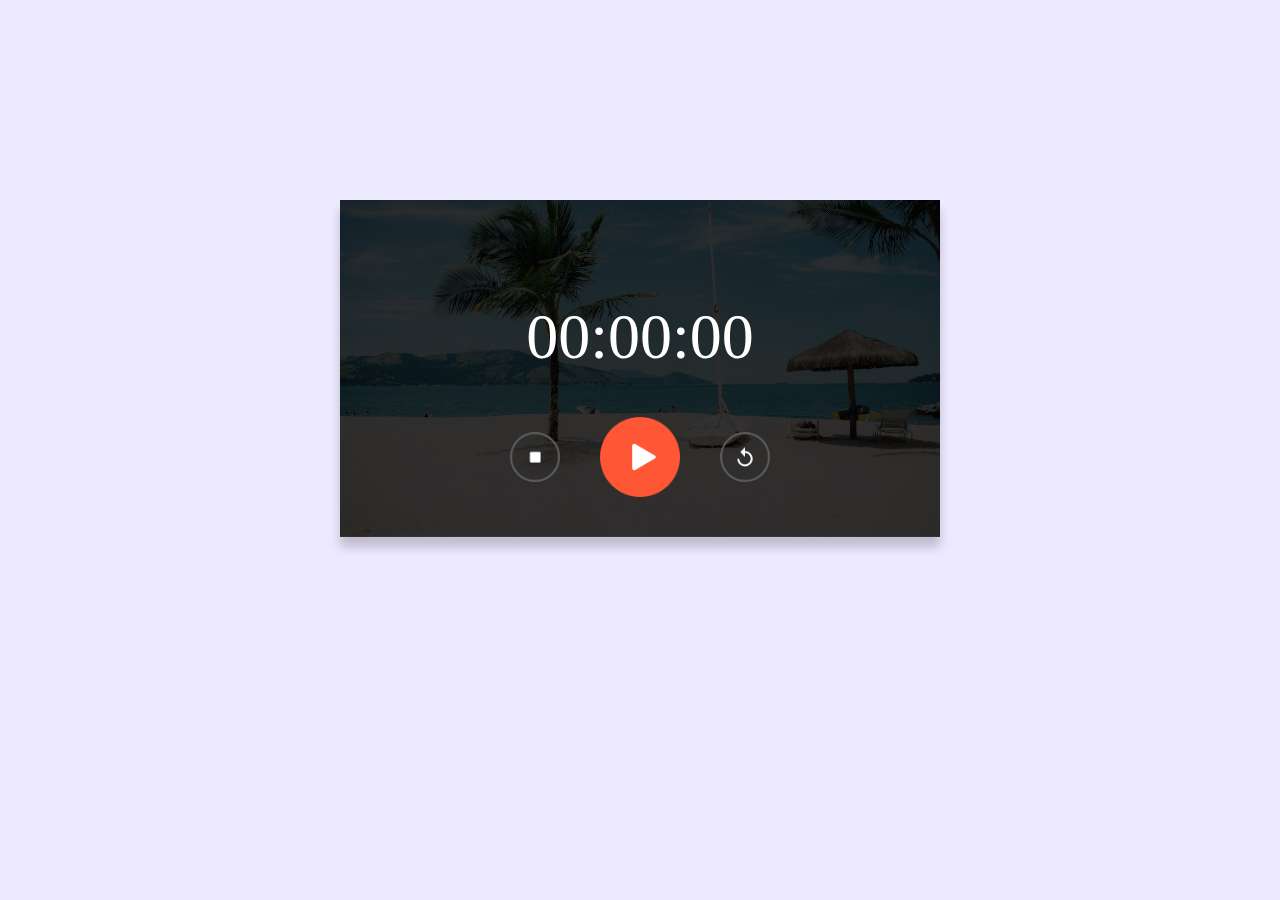
<file: Project 10(Stop Watch)/index.html>
<!DOCTYPE html>
<html lang="en">
<head>
    <meta charset="UTF-8">
    <meta name="viewport" content="width=device-width, initial-scale=1.0">
    <title>Stop Watch</title>
    <link rel="stylesheet" href="style.css">
</head>
<body>
    <div class="container">
        <h1 id="time">00:00:00</h1>
        <div class="buttons">
            <img src="stop.png" class="stop">
            <img src="start.png" class="start">
            <img src="reset.png" class="reset">
        </div>
    </div>
    <script src="script.js"></script>
</body>
</html>
</file>
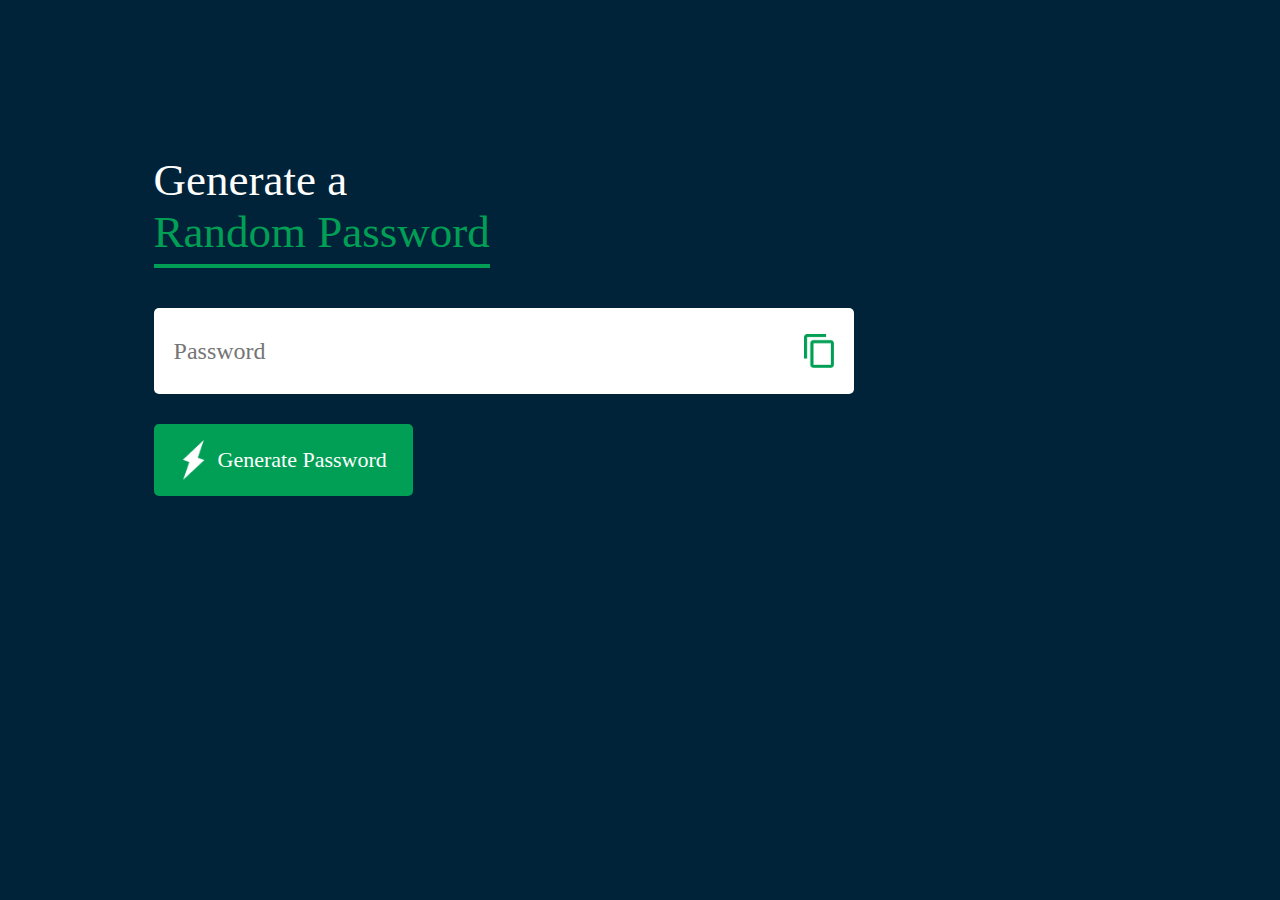
<file: Project 11(Random Password Generator)/index.html>
<!DOCTYPE html>
<html lang="en">
<head>
    <meta charset="UTF-8">
    <meta name="viewport" content="width=device-width, initial-scale=1.0">
    <title>Random Password Generator</title>
    <link rel="stylesheet" href="style.css">
</head>
<body>
    <div class="container">
        <h1>Generate a <br><span>Random Password</span></h1>
        <div class="display">
            <input type="text" id="password" placeholder="Password">
            <img src="copy.png" alt="" class="copPass">
        </div>
        <button><img src="generate.png" alt="">Generate Password</button>
    </div>

    <script src="script.js"></script>
</body>
</html>
</file>
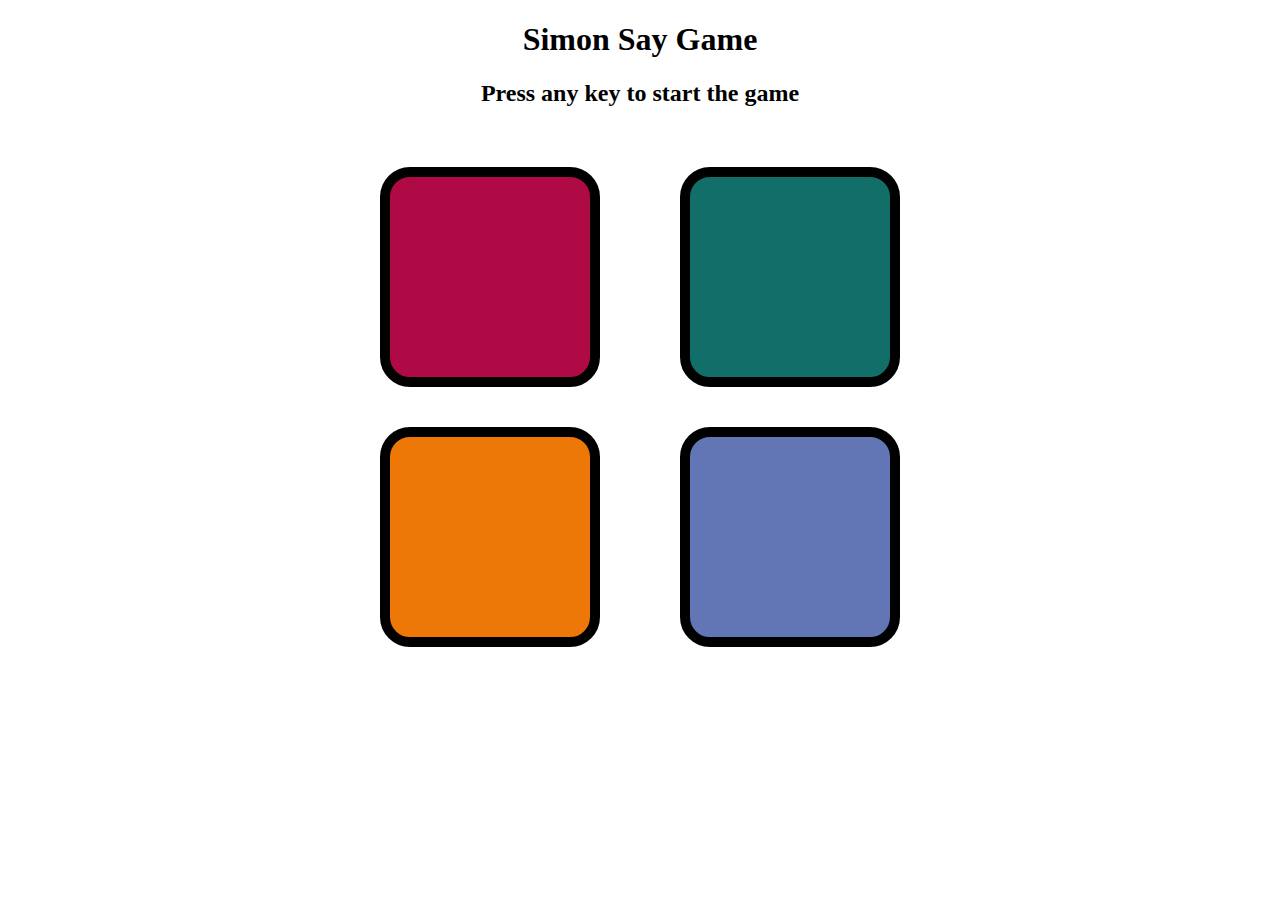
<file: Project 4(Simon Say Game)/index.html>
<!DOCTYPE html>
<html lang="en">
<head>
    <meta charset="UTF-8">
    <meta name="viewport" content="width=device-width, initial-scale=1.0">
    <title>Simon Say Game</title>
    <link rel="stylesheet" href="style.css">
</head>
<body>
    <h1>Simon Say Game</h1>
    <h2>Press any key to start the game</h2>
    <div class="container">
        <div class="line-one">
            <div class="btn red" type="button" id="red"></div>
            <div class="btn yellow" type="button" id="yellow"></div>
        </div>
        <div class="line-two">
            <div class="btn green" type="button" id="green"></div>
            <div class="btn purple" type="button" id="purple"></div>
        </div>
    </div>
    <script src="script.js"></script>
</body>
</html>
</file>
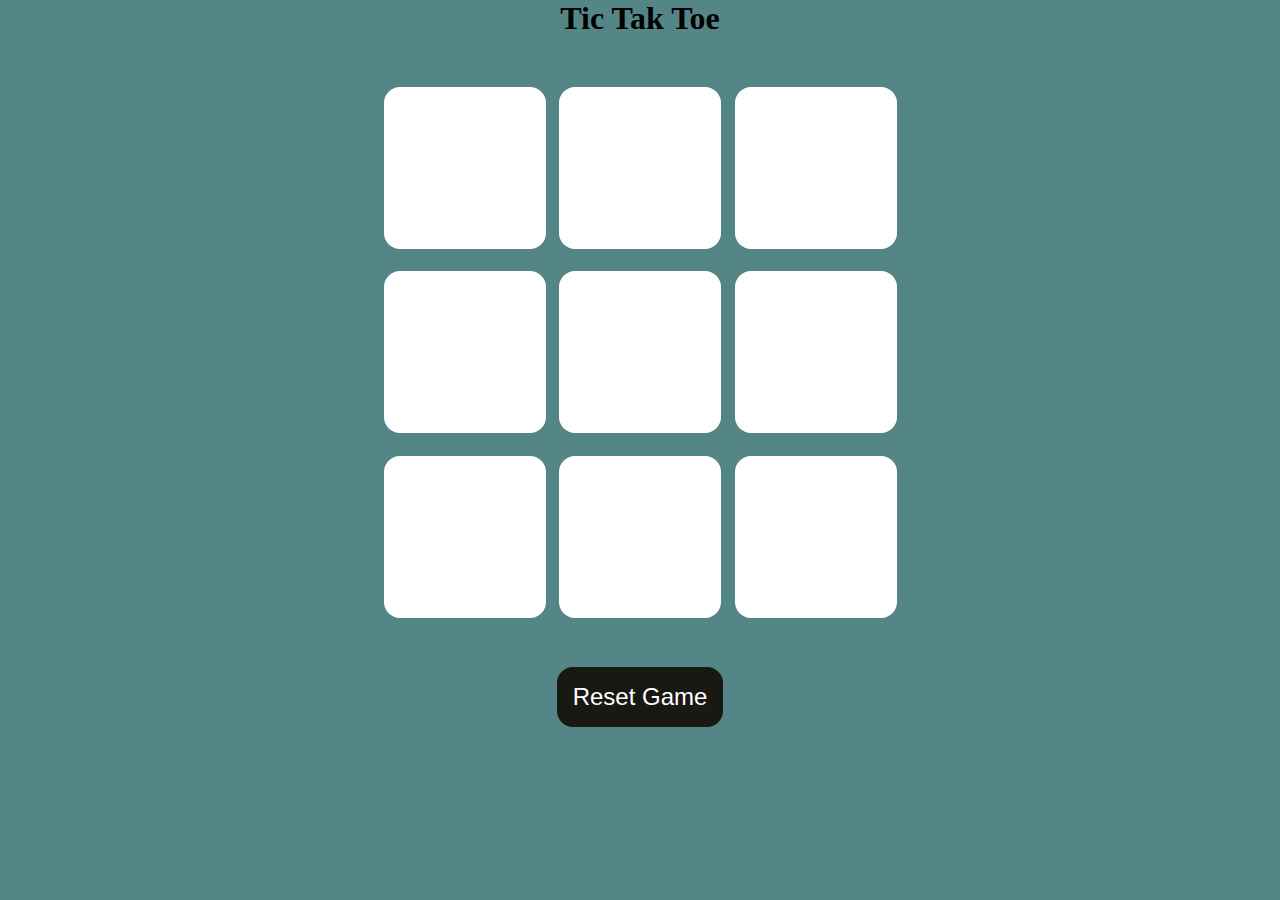
<file: Project 5(tic tak toe game)/index.html>
<!DOCTYPE html>
<html lang="en">
<head>
    <meta charset="UTF-8">
    <meta name="viewport" content="width=device-width, initial-scale=1.0">
    <title>Tic Tak Toe</title>
    <link rel="stylesheet" href="style.css">
</head>
<body>
    <div class="msg-container hide">
        <p id="msg">Winner</p>
        <button id="new-btn">New Game</button>
    </div>
    <h1>Tic Tak Toe</h1>
    <div class="container">
        <div class="game">
            <button class="box"></button>
        <button class="box"></button>
        <button class="box"></button>
        <button class="box"></button>
        <button class="box"></button>
        <button class="box"></button>
        <button class="box"></button>
        <button class="box"></button>
        <button class="box"></button>
        </div>
    </div>
    <button id="reset-btn">Reset Game</button>
    <script src="script.js"></script>
</body>
</html>
</file>
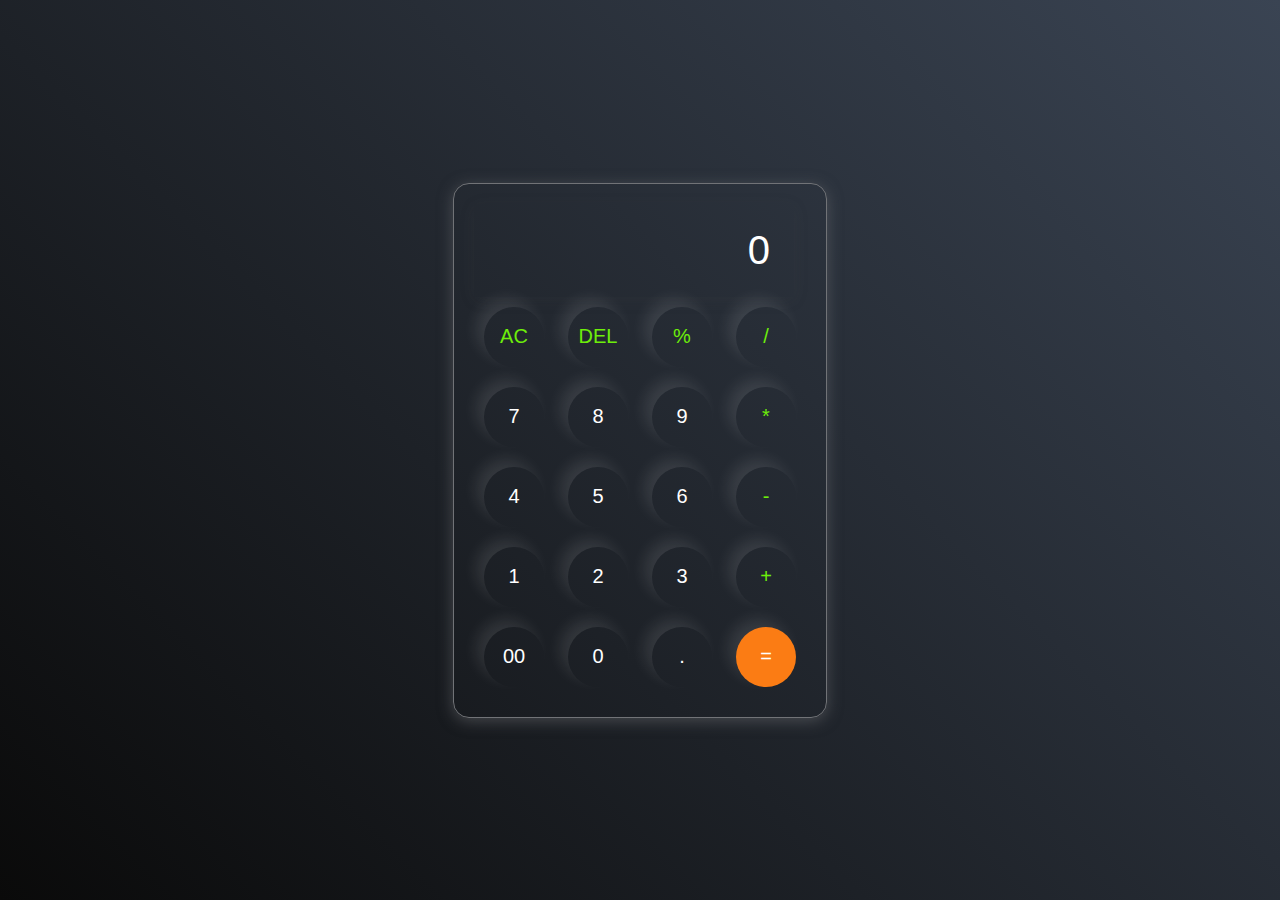
<file: Project 6(Calculator)/index.html>
<!DOCTYPE html>
<html lang="en">
<head>
    <meta charset="UTF-8">
    <meta name="viewport" content="width=device-width, initial-scale=1.0">
    <title>Calculator</title>
    <link rel="stylesheet" href="style.css">
<body>
    <div class="container">
        <div><input type="text" placeholder="0" class=""></div>
        <div class="row">
            <button class="operator">AC</button>
            <button class="operator">DEL</button>
            <button class="operator">%</button>
            <button class="operator">/</button>
        </div>
        <div class="row">
            <button>7</button>
            <button>8</button>
            <button>9</button>
            <button class="operator">*</button>
        </div>
        <div class="row">
            <button>4</button>
            <button>5</button>
            <button>6</button>
            <button class="operator">-</button>
        </div>
        <div class="row">
            <button>1</button>
            <button>2</button>
            <button>3</button>
            <button class="operator">+</button>
        </div>
        <div class="row">
            <button>00</button>
            <button>0</button>
            <button>.</button>
            <button class="equalBtn">=</button>
        </div>
    </div>
    <script src="script.js"></script>
</body>
</html>
</file>
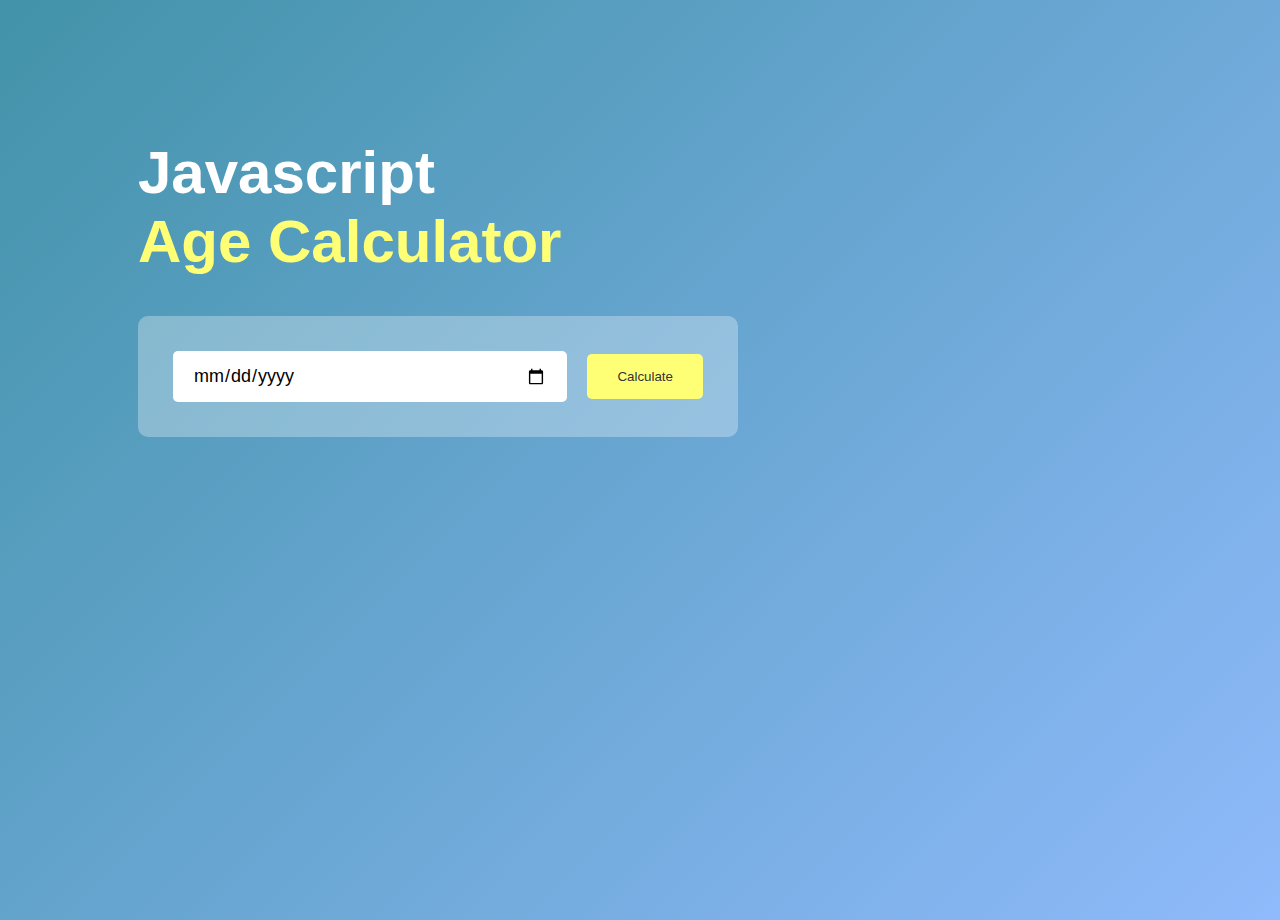
<file: Project 7(Age Calculate)/index.html>
<!DOCTYPE html>
<html lang="en">
<head>
    <meta charset="UTF-8">
    <meta name="viewport" content="width=device-width, initial-scale=1.0">
    <title>Age Calculator</title>
    <link rel="stylesheet" href="style.css">
</head>
<body>
    <div class="container">
        <div class="calculator">
            <h1>Javascript <br><span>Age Calculator</span></h1>
            <div class="input-box">
                <input type="date" id="date">
                <button id="calculate" onclick="calculateAge()">Calculate</button>
            </div>
            <p id="ageCal"></p>
        </div>
    </div>
    <script src="script.js"></script>
</body>
</html>
</file>
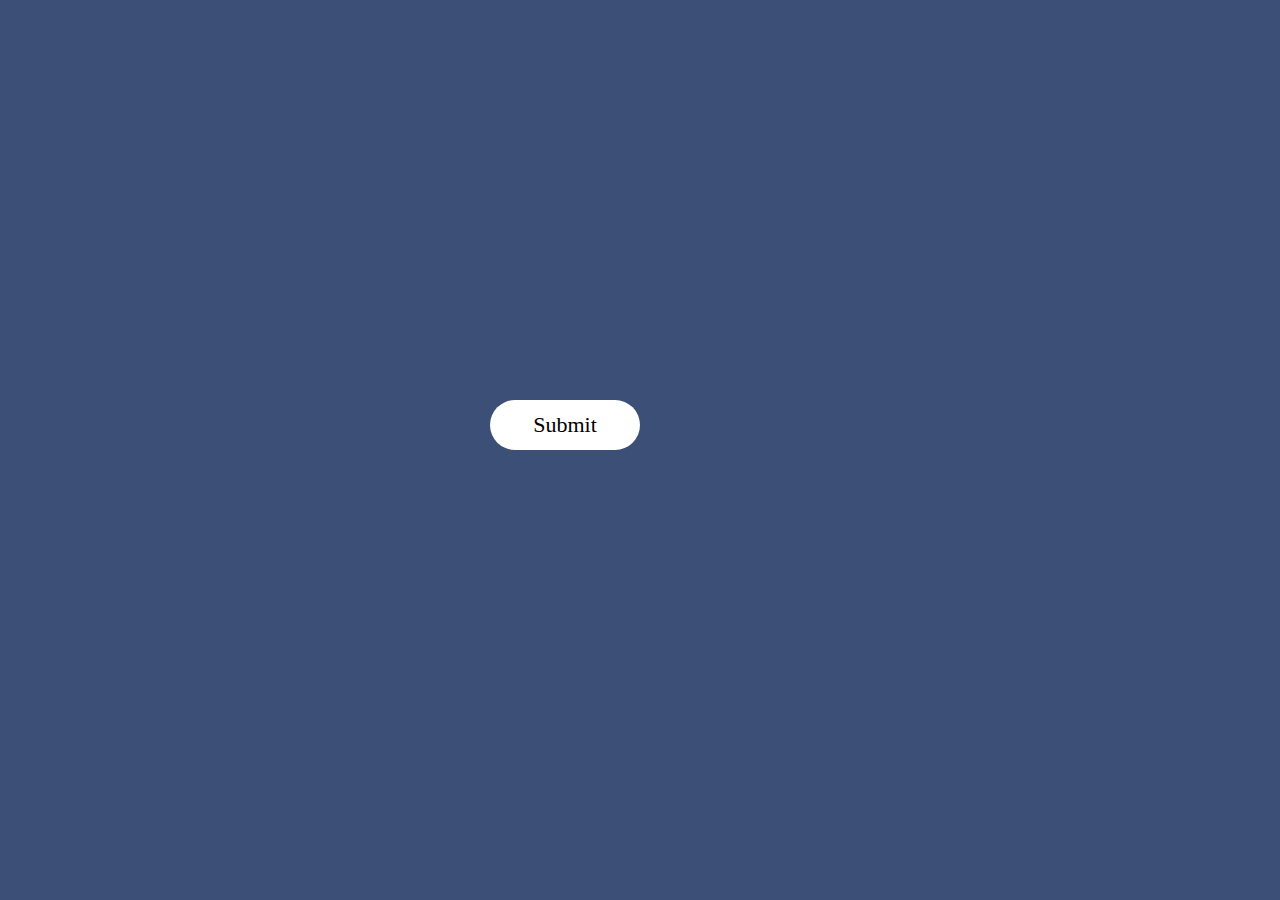
<file: Project 8(Pop Up)/index.html>
<!DOCTYPE html>
<html lang="en">
<head>
    <meta charset="UTF-8">
    <meta name="viewport" content="width=device-width, initial-scale=1.0">
    <title>Pop Up</title>
    <link rel="stylesheet" href="style.css">
</head>
<body>
    <div class="container">
        <button type="submit" class="btn open-PopUp">Submit</button>
        <div class="popUp">
            <img src="tick.png" alt="">
            <h2>Thank You!</h2>
            <p>Your details has been successfully submited Thanks!</p>
            <button type="button" class="ok close-PopUp">OK</button>
        </div>
    </div>
<script src="script.js"></script>
</body>
</html>
</file>
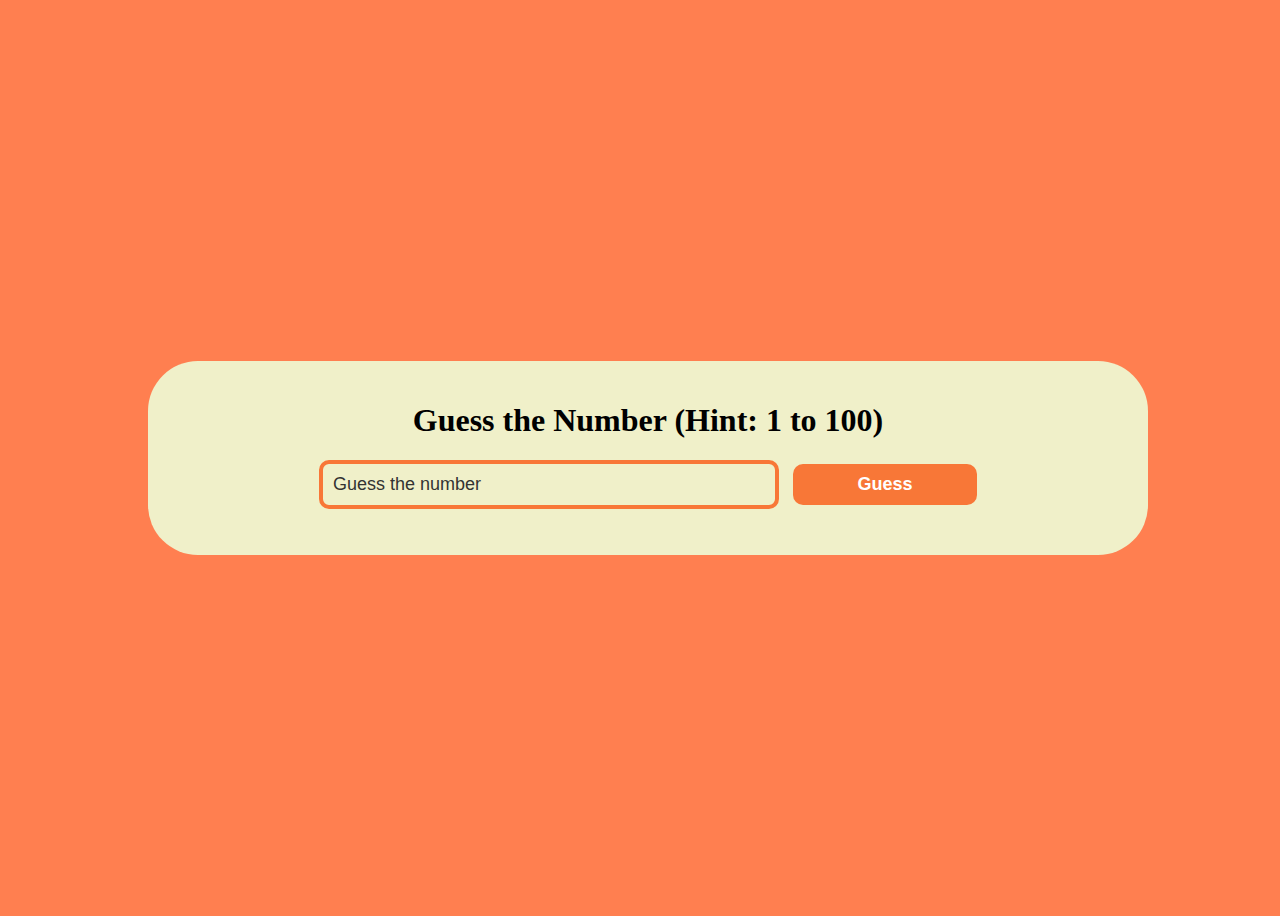
<file: guess the number.html>
<!DOCTYPE html>
<html lang="en">
<head>
    <meta charset="UTF-8">
    <meta name="viewport" content="width=device-width, initial-scale=1.0">
    <title>Guess the number</title>
    <link rel="stylesheet" href="number guessing.css">
</head> 
<body>
    <div class="mainContainer">
        <h1>
            Guess the 
            <span>Number</span> 
            <span>(Hint: 1 to 100)</span>
        </h1>
        <div>
            <input type="number" name="" id="" placeholder="Guess the number">
            <button id="btn">Guess</button>
        </div>
        <div>
            <p class="hint" style="font-size: 1rem;"></p>
            <p class="count"></p>
        </div>
    </div>
    <script src="number guessing.js"></script>
</body>
</html>
</file>
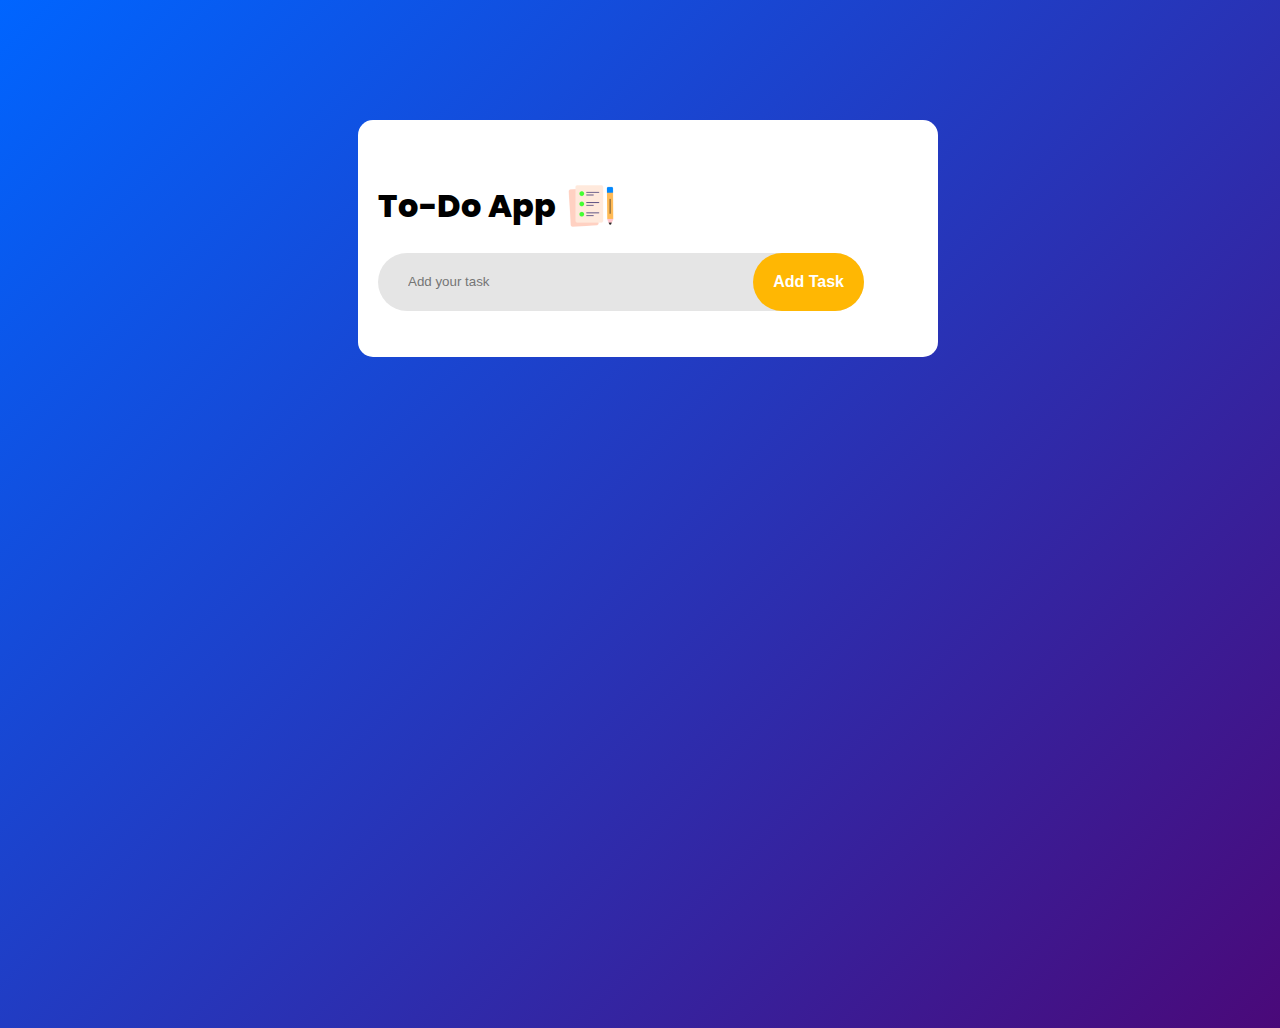
<file: Project 2(TO-Do list)/todo.html>
<!DOCTYPE html>
<html lang="en">

<head>
    <meta charset="UTF-8">
    <meta name="viewport" content="width=device-width, initial-scale=1.0">
    <title>Todo list</title>
    <link rel="stylesheet" href="todo.css">
</head>

<body>
    <div class="div1">
        <h1>To-Do App<img src="./icon.png" alt=""></h1>
        <div class="div2">
            <input type="text" placeholder="Add your task ">
        <button class="task">Add Task</button>
        </div>
        <ul>
            
        </ul>
        
    </div>
    <script src="todo.js"></script>
</body>

</html>
</file>
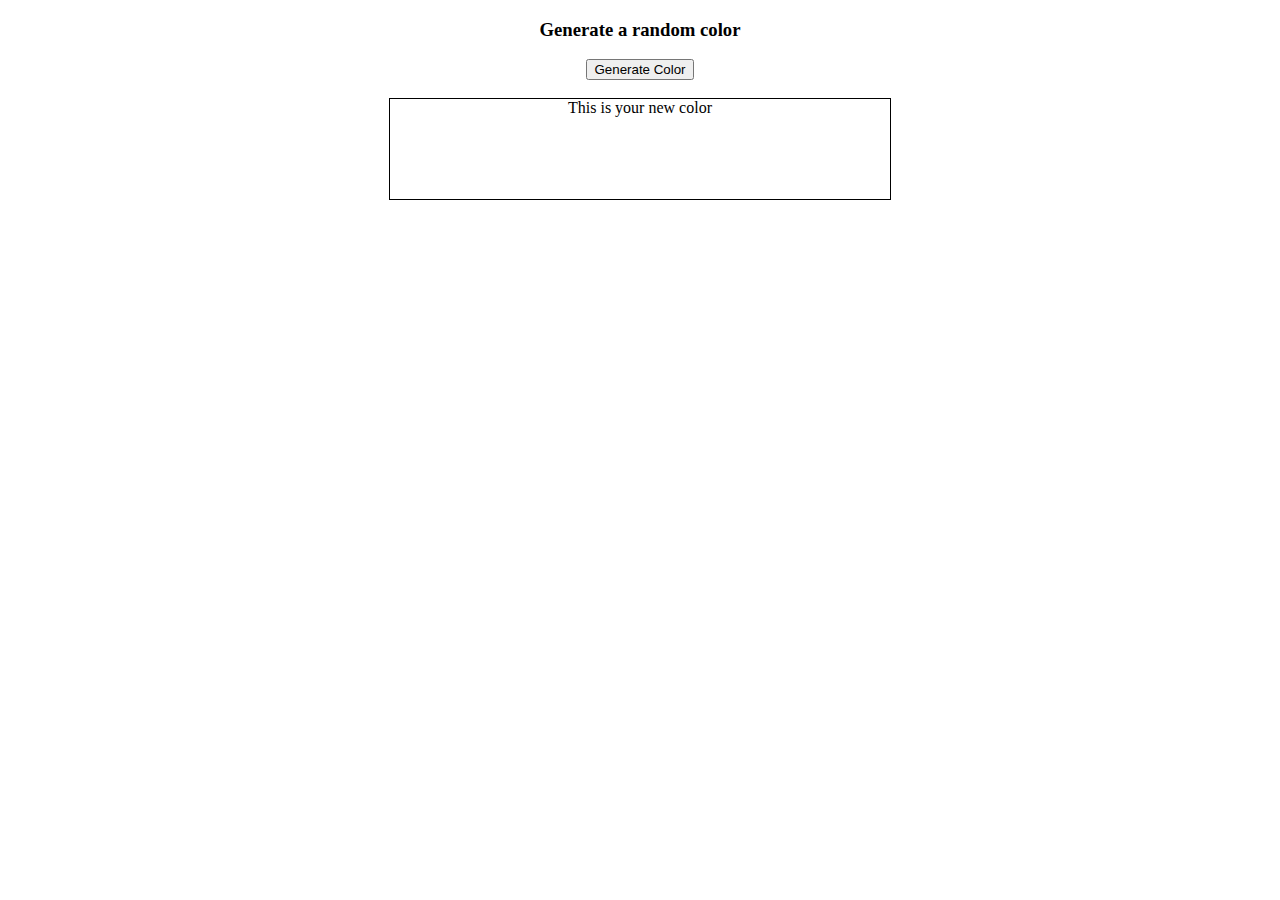
<file: Project 3(Activity)/activity.html>
<!DOCTYPE html>
<html lang="en">
<head>
    <meta charset="UTF-8">
    <meta name="viewport" content="width=device-width, initial-scale=1.0">
    <title>Activity</title>
    <link rel="stylesheet" href="activity.css">
</head>
<body>
    <h3>Generate a random color</h3>
    <button>Generate Color</button>
    <br><br>
    <div>This is your new color</div>
    <script src="activity.js"></script>
</body>
</html>
</file>
<file: Project 10(Stop Watch)/style.css>
body{
    background: #edeaff;
}
.container{
    width: 90%;
    max-width: 600px;
    background-image: linear-gradient(rgba(0,0,0,0.8),rgba(0,0,0,0.8)),url(background.png);
    background-size: cover;
    background-position: center;
    text-align: center;
    padding: 40px 0;
    color:#fff;
    margin: 200px auto 0;
    box-shadow: 0 10px 10px rgba(0,0,0,0.2);
}
.container h1{
    margin-top: 60px;
    font-size: 64px;
    font-weight: 300;
}
.buttons{
    display: flex;
    align-items: center;
    justify-content: center;
}
.buttons img{
    width: 50px;
    margin: 0 20px;
    cursor: pointer;
}
.buttons img:nth-child(2){
    width: 80px;
}
</file>
<file: Project 11(Random Password Generator)/style.css>
*{
    margin: 0;
    padding: 0;
    font-family: 'Popppins',sans-sarif;
    box-sizing: border-box;
}
body{
    background: #002339;
    color:#fff;
}
.container{
    margin: 12%;
    width: 90%;
    max-width: 700px;
}
.display{
    width: 100%;
    margin-top: 50px;
    margin-bottom: 30px;
    background: #fff;
    color: #333;
    display: flex;
    align-items: center;
    justify-content: space-between;
    padding: 26px 20px;
    border-radius: 5px;
}
.container h1{
    font-weight: 500;
    font-size: 45px;

}
.container h1 span{
    color: #019f55;
    border-bottom: 4px solid #019f55;
    padding-bottom: 7px;
}
.display img{
    width: 30px;
    cursor: pointer;
}
.display input{
    border: 0;
    outline: 0;
    font-size: 24px;
}
.container button img{
    width: 28px;
    margin-right: 10px;

}

.container button{
    border: 0;
    outline: 0;
    background: #019f55;
    color: #fff;
    font-size: 22px;
    font-weight: 300;
    display: flex;
    align-items: center;
    justify-content: center;
    padding: 16px 26px;
    border-radius: 5px;
    cursor: pointer;
}
</file>
<file: Project 4(Simon Say Game)/style.css>
*{
    text-align: center;
}
.container{
    display: flex;
    justify-content: center;
    
}
.btn{
    width: 200px;
    height: 200px;
    border: 10px solid black;
    border-radius: 30px;
    margin: 2.5rem;
}
.red{
    background-color: #af0946;
}
.yellow{
    background-color: #ed7707;
}
.green{
    background-color: #126e68;
}
.purple{
    background-color: #6276b5;
}
.flash{
    background-color: white;
}
.userflash{
    background-color: pink;
}
</file>
<file: Project 5(tic tak toe game)/style.css>
*{
    margin: 0;
    padding: 0;
    text-align: center;
    background-color: #548687;
}
.container{
    height: 70vh;  
    display: flex;
    align-items: center;
    justify-content: center;
}
.game{
    height: 60vmin;
    width: 60vmin;
    display: flex;
    flex-wrap: wrap;
    gap: 1.5vmin;
    align-items: center;
    justify-content: center;
}
.box{
    height: 18vmin;
    width: 18vmin;
    border-radius: 1rem;
    border: none;
    background-color: #fff;
    color: #b0413e;
    font-size:8vmin ;
}

#reset-btn{
    padding: 1rem;
    font-size: 1.5rem;
    background-color: #191913;
    color: #fff;
    border-radius: 1rem;
    border: none;
}
#new-btn{
    padding: 1rem;
    font-size: 1.5rem;
    background-color: #191913;
    color: #fff;
    border-radius: 1rem;
    border: none;
}
#msg{
    color: #ffffc7;
    font-size: 5vmin;
}
.msg-container{
    height: 100vmin;
    display: flex;
    justify-content: center;
    align-items: center;
    flex-direction: column;
    gap: 4rem;
}
.hide{
    display: none;
}
</file>
<file: Project 6(Calculator)/style.css>
*{
    box-sizing: border-box;
    margin: 0;
    padding: 0;
}
body{
    width: 100%;
    height: 100vh;
    display: flex;
    justify-content: center;
    align-items: center;
    background:linear-gradient(45deg,#0a0a0a,#3a4453);
}
.container{
    border: 1px solid #717377;
    padding: 20px;
    border-radius: 16px;
    background: transparent;
    box-shadow: 0px 3px 15px rgba(113,115,119,0.5);
}
input{
    width: 320px;
    border:none ;
    padding: 24px;
    background: transparent;
    box-shadow: 0px 3px 15px rgba(84,84,84,0.1);
    font-size: 40px;
    text-align: right;
    cursor: pointer;
    color:#fff;
}
input::placeholder{
    color: #fff;
}
button{
    border: none;
    width: 60px;
    height: 60px;
    margin: 10px;
    border-radius: 50%;
    background: transparent;
    color: #fff;
    font-size: 20px;
    box-shadow: -8px -8px 15px rgba(255,255,255,0.1);
    cursor: pointer;
}
.equalBtn{
    background-color: #fb7c14;
}
.operator{
    color:#6dee0a;
}
</file>
<file: Project 7(Age Calculate)/style.css>
*{
    margin: 0;
    padding: 0;
    font-family: "Poppins", sans-serif;
}
.container{
    width: 100%;
    min-height: 100vh;
    background: linear-gradient(135deg,#4293a9,#90bafc);
    color: #fff;
    padding: 10px;
}
.calculator{
    width: 100%;
    max-width: 600px;
    margin-top: 10%;
    margin-left: 10%;
}
h1{
    font-size: 60px;
}
span{
    color:#ffff76;
}
.input-box{
    margin: 40px 0;
    padding: 35px;
    border-radius: 10px;
    background: rgba(255,255,255,0.3);
    display: flex;
    align-items: center;
}
.input-box input{
    flex:1;
    margin-right: 20px;
    padding:14px 20px;
    border: 0;
    outline: 0;
    font-size: 18px;
    border-radius: 5px;
    position: relative;
}
.input-box button{
    background: #ffff76;
    border: 0;
    outline: 0;
    padding: 15px 30px;
    border-radius: 5px;
    font-weight: 500;
    color: #333;
    cursor: pointer;
}
p{
    font-size: 20px;
    margin: 20px 15px;
    font-weight: 600;
}
p span{
    color: rgb(255, 255, 48);
}
</file>
<file: Project 8(Pop Up)/style.css>
*{
    margin: 0;
    padding: 0;
    font-family: 'poppins';
}
.container{
    width: 100%;
    height: 100vh;
    background: #3c5077;
    display: flex;
    justify-content: center;
    align-items: center;
}
.btn{
    padding: 10px 40px;
    width: 150px;
    height: 50px;
    outline: none;
    background: white;
    border-radius: 30px;
    font-size: 22px;
    border: none;
    font-weight: 500;
    cursor: pointer;
    text-align: center;
}
.popUp{
    width: 400px;
    background: #fff;
    border-radius: 6px;
    position: absolute;
    top: 0;
    left: 50%;
    transform: translate(-50%,-50%)scale(0.1);
    text-align: center;
    padding: 0 30px 30px;
    color: #333;
    visibility: hidden;
    transition: transform 0.4s,top 0.4s;
}

.open-PopUp{
    visibility: visible;
    top: 50%;
    transform: translate(-50%,-50%)scale(1);
}
.popUp img{
    width: 100px;
    margin-top: -50px;
    border-radius: 50px;
    box-shadow: 0 2px 5px rgba(0,0,0,0,0,2);
}
.popUp h2{
    font-size: 38px;
    font-weight: 500;
    margin: 30px 0 10px;
}
.popUp button{
    width: 100%;
    margin-top: 50px;
    padding: 10px 0;
    background: #6fd649;
    color:#fff;
    border: 0;
    outline: none;
    font-size: 18px;
    border-radius: 4px;
    cursor: pointer;
    box-shadow: 0 2px 5px rgba(0,0,0,0,0,2);
}
</file>
<file: number guessing.css>
*{
    box-sizing: border-box;
}

body{
    width: 100%;
    height: 100vh;
    display: flex;
    align-items: center;
    justify-content: center;
    background-color: coral;
}
.mainContainer {
    background-color: #F0F0C9;
    width: 1000px;
    padding: 20px 40px 30px;
    border-radius: 50px;
    text-align: center;
    min-height: 100px;
    height: auto;
    transition: height 2s ease, padding 0.5s ease;
}
input{
    width: 50%;
    padding: 10px;
    background-color: transparent;
    border: 4px solid #f87737;
    border-radius: 10px;
    font-size: 18px;
     &::placeholder{
        font-size: 18px;
        color: #333;
    }
    &:focus{
        outline: none;
        border: 4px solid #f87737;

    }
}
button{
    
    background-color: #f87737;
    width: 20%;
    padding: 10px;
    border: none;
    border-radius: 10px;
    font-size: 18px;
    margin-left: 10px;
    color: #fff;
    font-weight: 700;
    cursor: pointer;
}
</file>
<file: Project 2(TO-Do list)/todo.css>
@import url("https://fonts.googleapis.com/css2?family=Poppins:ital,wght@0,100;0,200;0,300;0,400;0,500;0,600;0,700;0,800;0,900;1,100;1,200;1,300;1,400;1,500;1,600;1,700;1,800;1,900&display=swap");


body{
    background: linear-gradient(135deg, rgba(0,101,255,1) 0%, rgba(74,9,121,1) 100%);
    width: 100%;
    height: 100vh;
    font-family: "Poppins", sans-serif;
}

.div1{
    width: 100%;
    max-width: 540px;
    background: #fff;
    margin: 120px auto 20px;
    padding: 40px 20px 30px;
    border-radius: 15px;
}
h1{
    display: flex;
    align-items: center;
    gap: 10px;
    font-weight: 800;
}
img{
    width: 50px;
}
.div2{
    display:flex;
    width: 90%;
    background-color: #e5e5e5;
    justify-content: space-between;
    
    border-radius: 50px;
}
input{
    padding: 15px 30px;
    background-color: transparent;
    outline: none;
    border: none;
    border-radius: 50px;
}
.task{
    padding: 15px 30px;
    background-color: #ffb703;
    color: #fff;
    outline: none;
    border: none;
    padding: 20px;
    border-radius: 50px;
    font-size: 16px;
    font-weight: 600;
    cursor: pointer;
}
ul li{
    width: 70%;
    margin: 0,0,0,0;
    display: flex;
    justify-content: space-between;
    list-style: none;
    font-size: 17px;
    padding: 12px 8px 12px 50px;
    cursor: pointer;
    user-select: none;
    position: relative;
    border: none;
    outline: none;
}
</file>
<file: Project 3(Activity)/activity.css>
body{
    text-align: center;
}
div{
    width: 500px;
    height: 100px;
    border: 1px solid black;
    margin: auto;
}
</file>
